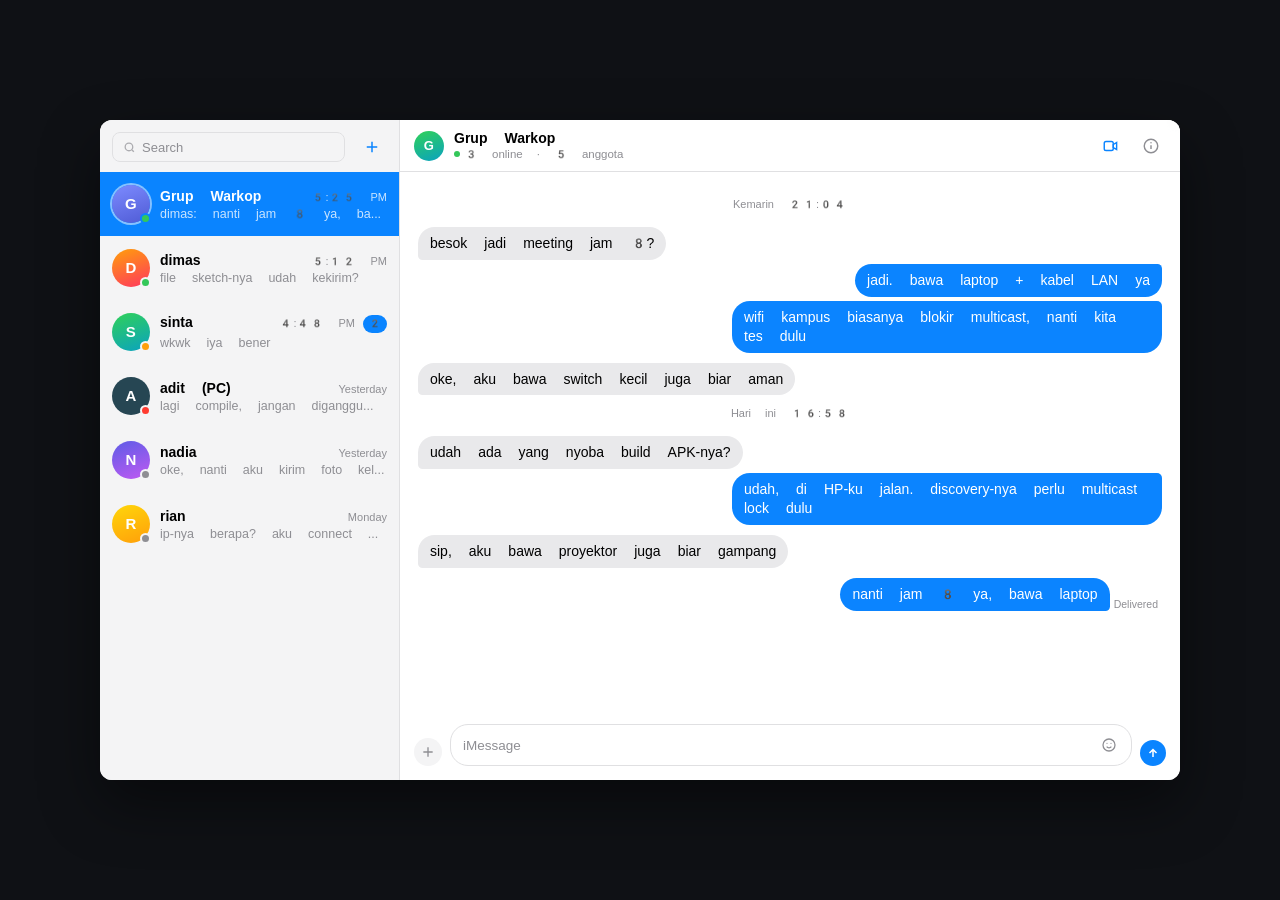
<file: apps/mockup/index.html>
<!doctype html>
<html lang="id">
<head>
<meta charset="utf-8">
<meta name="viewport" content="width=device-width, initial-scale=1">
<title>Dekat — UI mockup</title>
<style>
  :root{
    --bg-window:#fff; --bg-sidebar:#f4f4f5; --bg-header:rgba(255,255,255,.86);
    --bg-bubble-out:#0b84ff; --fg-bubble-out:#fff;
    --bg-bubble-in:#e9e9eb; --fg-bubble-in:#000;
    --text:#000; --text-2:#8e8e93; --border:#e0e0e2; --accent:#0a84ff;
    --hover:#e5e5e7; --input-bg:#f4f4f5;
    --online:#34c759; --idle:#ff9f0a; --dnd:#ff3b30; --offline:#8e8e93;
  }
  [data-theme="dark"]{
    --bg-window:#1e1e1e; --bg-sidebar:#252527; --bg-header:rgba(30,30,30,.86);
    --bg-bubble-in:#3a3a3c; --fg-bubble-in:#fff;
    --text:#f5f5f7; --text-2:#98989d; --border:#3a3a3c;
    --hover:#313134; --input-bg:#2c2c2e;
  }
  *{box-sizing:border-box;margin:0;padding:0}
  html,body{height:100%}
  body{
    font-family:"Inter","SF Pro Text",-apple-system,"Segoe UI",Roboto,"Noto Sans","Noto Color Emoji","Apple Color Emoji",sans-serif;
    background:#0f1115; display:flex; align-items:center; justify-content:center;
    -webkit-font-smoothing:antialiased;
  }
  .app{
    width:1080px; height:660px; display:flex; overflow:hidden;
    border-radius:12px; box-shadow:0 24px 60px rgba(0,0,0,.45);
    background:var(--bg-window); color:var(--text); font-size:14px;
  }

  /* ---------- sidebar ---------- */
  .sidebar{width:300px;flex:0 0 300px;background:var(--bg-sidebar);border-right:1px solid var(--border);
           display:flex;flex-direction:column}
  .sidebar-top{display:flex;align-items:center;gap:12px;padding:12px 12px 8px}
  .search{flex:1;display:flex;align-items:center;gap:6px;height:30px;padding:0 10px;
          background:var(--input-bg);border:1px solid var(--border);border-radius:8px;
          color:var(--text-2);font-size:13px}
  .search svg{width:13px;height:13px;opacity:.7}
  .icon-btn{width:30px;height:30px;border-radius:8px;border:0;background:transparent;color:var(--accent);
            display:grid;place-items:center;cursor:pointer}
  .icon-btn:hover{background:var(--hover)}
  .icon-btn svg{width:18px;height:18px}

  .threads{list-style:none;overflow-y:auto;flex:1;padding:2px 0 8px}
  .thread{display:flex;gap:10px;align-items:center;padding:8px 12px;height:64px;cursor:pointer;position:relative}
  .thread:hover{background:var(--hover)}
  .thread.active,.thread.active:hover{background:var(--accent);color:#fff}
  .thread.active .preview,.thread.active .time{color:rgba(255,255,255,.78)}
  .thread.active .unread{background:#fff;color:var(--accent)}
  .avatar{position:relative;flex:0 0 auto;width:38px;height:38px;border-radius:50%;
          display:grid;place-items:center;font-size:15px;font-weight:600;color:#fff;
          background:linear-gradient(160deg,#7d8bff,#4f5bd5);letter-spacing:.3px}
  .avatar.alt{background:linear-gradient(160deg,#ff9f0a,#ff375f)}
  .avatar.grp{background:linear-gradient(160deg,#30d158,#0aa2c0)}
  .avatar.pic{background:#264653 url('') center/cover}
  .thread.active .avatar{box-shadow:0 0 0 2px rgba(255,255,255,.5)}
  .dot{position:absolute;right:-1px;bottom:-1px;width:11px;height:11px;border-radius:50%;
       border:2px solid var(--bg-sidebar)}
  .thread.active .dot{border-color:var(--accent)}
  .dot.online{background:var(--online)} .dot.idle{background:var(--idle)}
  .dot.dnd{background:var(--dnd)} .dot.offline{background:var(--offline)}
  .tmain{flex:1;min-width:0}
  .trow{display:flex;align-items:baseline;gap:8px}
  .tname{font-size:14px;font-weight:600;flex:1;white-space:nowrap;overflow:hidden;text-overflow:ellipsis}
  .time{font-size:11px;color:var(--text-2);flex:0 0 auto}
  .preview{font-size:12.5px;color:var(--text-2);white-space:nowrap;overflow:hidden;text-overflow:ellipsis;margin-top:2px}
  .unread{margin-left:auto;background:var(--accent);color:#fff;font-size:11px;font-weight:600;
          min-width:18px;height:18px;border-radius:9px;display:grid;place-items:center;padding:0 5px}

  /* ---------- thread panel ---------- */
  .panel{flex:1;display:flex;flex-direction:column;min-width:0;background:var(--bg-window)}
  .panel-head{height:52px;flex:0 0 52px;display:flex;align-items:center;gap:10px;padding:0 14px;
              border-bottom:1px solid var(--border);background:var(--bg-header);backdrop-filter:blur(12px)}
  .panel-head .avatar{width:30px;height:30px;font-size:13px}
  .head-meta{flex:1;min-width:0}
  .head-name{font-size:14px;font-weight:600;line-height:1.2}
  .head-status{font-size:11.5px;color:var(--text-2);display:flex;align-items:center;gap:4px;margin-top:1px}
  .head-status .sq{width:6px;height:6px;border-radius:50%;background:var(--online)}

  .messages{flex:1;overflow-y:auto;padding:16px 18px 10px;display:flex;flex-direction:column;gap:2px}
  .sep{align-self:center;font-size:11px;color:var(--text-2);margin:10px 0 6px}
  .row{display:flex;margin-top:8px}
  .row.me{justify-content:flex-end}
  .row.cont{margin-top:2px}
  .bubble{max-width:min(70%,430px);padding:7px 12px;border-radius:18px;font-size:14px;line-height:1.35;
          word-wrap:break-word;position:relative}
  .row:not(.me) .bubble{background:var(--bg-bubble-in);color:var(--fg-bubble-in);border-bottom-left-radius:5px}
  .row.me .bubble{background:var(--bg-bubble-out);color:var(--fg-bubble-out);border-bottom-right-radius:5px}
  .row.cont:not(.me) .bubble{border-bottom-left-radius:18px;border-top-left-radius:5px}
  .row.cont.me .bubble{border-bottom-right-radius:18px;border-top-right-radius:5px}
  .meta{align-self:flex-end;font-size:10.5px;color:var(--text-2);margin:3px 4px 0}
  .bubble.big-emoji{background:transparent!important;font-size:32px;padding:2px 4px}

  .chatbar{flex:0 0 auto;padding:10px 14px 14px;display:flex;align-items:flex-end;gap:8px}
  .circle{width:28px;height:28px;border-radius:50%;border:0;background:var(--input-bg);color:var(--text-2);
          display:grid;place-items:center;cursor:pointer;flex:0 0 auto}
  .circle svg{width:16px;height:16px}
  .inputwrap{flex:1;display:flex;align-items:center;gap:8px;border:1px solid var(--border);border-radius:18px;
             padding:6px 8px 6px 12px;background:var(--bg-window);min-height:34px}
  .inputwrap .ph{flex:1;color:var(--text-2);font-size:13.5px}
  .send{width:26px;height:26px;border-radius:50%;border:0;background:var(--accent);color:#fff;display:grid;
        place-items:center;cursor:pointer}
  .send svg{width:14px;height:14px}

  /* scrollbar */
  ::-webkit-scrollbar{width:8px} ::-webkit-scrollbar-thumb{background:rgba(142,142,147,.4);border-radius:4px}
</style>
</head>
<body>
<div class="app" id="app" data-theme="light">
  <aside class="sidebar">
    <div class="sidebar-top">
      <div class="search">
        <svg viewBox="0 0 24 24" fill="none" stroke="currentColor" stroke-width="2.4"><circle cx="11" cy="11" r="7"/><path d="M20 20l-3.5-3.5"/></svg>
        Search
      </div>
      <button class="icon-btn" title="Chat baru">
        <svg viewBox="0 0 24 24" fill="none" stroke="currentColor" stroke-width="2"><path d="M12 5v14M5 12h14"/></svg>
      </button>
    </div>
    <ul class="threads">
      <li class="thread active">
        <div class="avatar">G<span class="dot online"></span></div>
        <div class="tmain">
          <div class="trow"><span class="tname">Grup Warkop</span><span class="time">5:25 PM</span></div>
          <div class="preview">dimas: nanti jam 8 ya, bawa laptop</div>
        </div>
      </li>
      <li class="thread">
        <div class="avatar alt">D<span class="dot online"></span></div>
        <div class="tmain">
          <div class="trow"><span class="tname">dimas</span><span class="time">5:12 PM</span></div>
          <div class="preview">file sketch-nya udah kekirim?</div>
        </div>
      </li>
      <li class="thread">
        <div class="avatar grp">S<span class="dot idle"></span></div>
        <div class="tmain">
          <div class="trow"><span class="tname">sinta</span><span class="time">4:48 PM</span><span class="unread">2</span></div>
          <div class="preview">wkwk iya bener</div>
        </div>
      </li>
      <li class="thread">
        <div class="avatar pic">A<span class="dot dnd"></span></div>
        <div class="tmain">
          <div class="trow"><span class="tname">adit (PC)</span><span class="time">Yesterday</span></div>
          <div class="preview">lagi compile, jangan diganggu dulu</div>
        </div>
      </li>
      <li class="thread">
        <div class="avatar alt" style="background:linear-gradient(160deg,#5e5ce6,#bf5af2)">N<span class="dot offline"></span></div>
        <div class="tmain">
          <div class="trow"><span class="tname">nadia</span><span class="time">Yesterday</span></div>
          <div class="preview">oke, nanti aku kirim foto kelompok</div>
        </div>
      </li>
      <li class="thread">
        <div class="avatar" style="background:linear-gradient(160deg,#ffd60a,#ff9f0a)">R<span class="dot offline"></span></div>
        <div class="tmain">
          <div class="trow"><span class="tname">rian</span><span class="time">Monday</span></div>
          <div class="preview">ip-nya berapa? aku connect manual aja</div>
        </div>
      </li>
    </ul>
  </aside>

  <section class="panel">
    <header class="panel-head">
      <div class="avatar grp">G</div>
      <div class="head-meta">
        <div class="head-name">Grup Warkop</div>
        <div class="head-status"><span class="sq"></span> 3 online · 5 anggota</div>
      </div>
      <button class="icon-btn" title="Call">
        <svg viewBox="0 0 24 24" fill="none" stroke="currentColor" stroke-width="1.9"><path d="M15 10l4.5-2.6v9.2L15 14z"/><rect x="3" y="6" width="12" height="12" rx="2.4"/></svg>
      </button>
      <button class="icon-btn" style="color:var(--text-2)" title="Info">
        <svg viewBox="0 0 24 24" fill="none" stroke="currentColor" stroke-width="1.9"><circle cx="12" cy="12" r="9"/><path d="M12 11v5"/><circle cx="12" cy="7.6" r="1" fill="currentColor" stroke="none"/></svg>
      </button>
    </header>

    <div class="messages" id="msgs">
      <div class="sep">Kemarin 21:04</div>

      <div class="row"><div class="bubble">besok jadi meeting jam 8?</div></div>
      <div class="row cont me"><div class="bubble">jadi. bawa laptop + kabel LAN ya</div></div>
      <div class="row cont me"><div class="bubble">wifi kampus biasanya blokir multicast, nanti kita tes dulu</div></div>
      <div class="row"><div class="bubble">oke, aku bawa switch kecil juga biar aman</div></div>

      <div class="sep">Hari ini 16:58</div>

      <div class="row"><div class="bubble">udah ada yang nyoba build APK-nya?</div></div>
      <div class="row cont me"><div class="bubble">udah, di HP-ku jalan. discovery-nya perlu multicast lock dulu</div></div>
      <div class="row"><div class="bubble">sip, aku bawa proyektor juga biar gampang</div></div>
      <div class="row me"><div class="bubble">nanti jam 8 ya, bawa laptop</div><div class="meta">Delivered</div></div>
    </div>

    <footer class="chatbar">
      <button class="circle" title="Lampirkan file">
        <svg viewBox="0 0 24 24" fill="none" stroke="currentColor" stroke-width="2"><path d="M12 5v14M5 12h14"/></svg>
      </button>
      <div class="inputwrap">
        <span class="ph">iMessage</span>
        <button class="circle" style="background:transparent" title="Emoji">
          <svg viewBox="0 0 24 24" fill="none" stroke="currentColor" stroke-width="1.9"><circle cx="12" cy="12" r="9"/><path d="M8.5 14.5c.9 1.2 2.1 1.8 3.5 1.8s2.6-.6 3.5-1.8"/><circle cx="9" cy="9.5" r=".9" fill="currentColor" stroke="none"/><circle cx="15" cy="9.5" r=".9" fill="currentColor" stroke="none"/></svg>
        </button>
      </div>
      <button class="send" title="Kirim">
        <svg viewBox="0 0 24 24" fill="none" stroke="currentColor" stroke-width="2.6"><path d="M12 19V6M6 12l6-6 6 6"/></svg>
      </button>
    </footer>
  </section>
</div>
<script>
  const q = new URLSearchParams(location.search);
  document.getElementById('app').dataset.theme = q.get('theme') === 'dark' ? 'dark' : 'light';
  const m = document.getElementById('msgs'); m.scrollTop = m.scrollHeight;
</script>
</body>
</html>
</file>
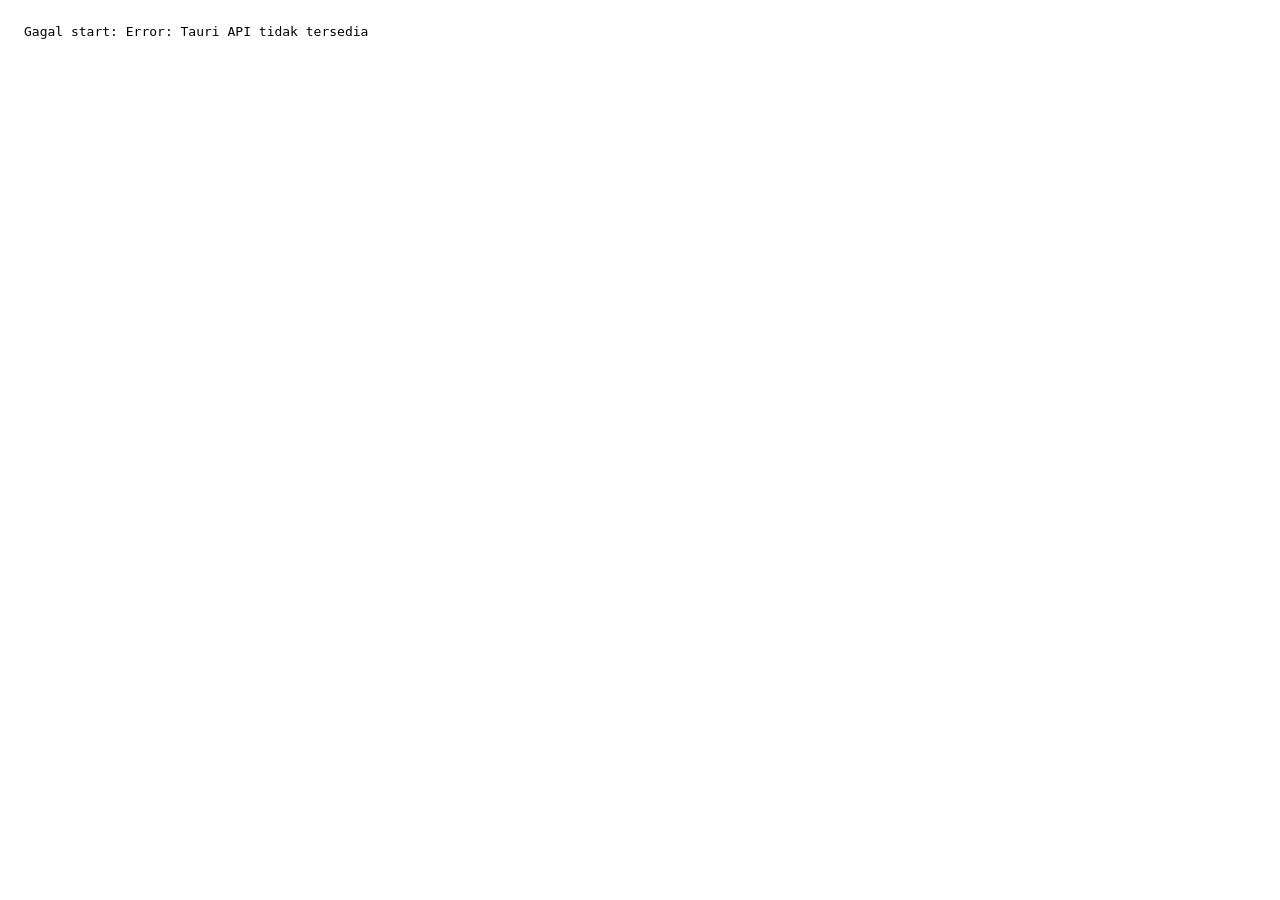
<file: apps/desktop/ui/index.html>
<!doctype html>
<html lang="id">
<head>
<meta charset="utf-8">
<meta name="viewport" content="width=device-width, initial-scale=1">
<title>Dekat</title>
<link rel="stylesheet" href="styles.css">
</head>
<body>
<div class="app" id="app" data-theme="light">

  <aside class="sidebar">
    <div class="me-card">
      <div class="avatar me" id="me-avatar">R<span class="dot online" id="me-dot"></span></div>
      <div class="me-meta">
        <div class="me-name" id="me-name">…</div>
        <button class="status-btn" id="status-btn" title="Ubah status">
          <span class="sq" id="me-status-dot"></span><span id="me-status-text">Online</span>
        </button>
      </div>
      <button class="icon-btn" id="btn-settings" title="Pengaturan">
        <svg viewBox="0 0 24 24" fill="none" stroke="currentColor" stroke-width="1.8"><circle cx="12" cy="12" r="3.2"/><path d="M19.4 15a1.7 1.7 0 00.3 1.9l.1.1a2 2 0 11-2.8 2.8l-.1-.1a1.7 1.7 0 00-1.9-.3 1.7 1.7 0 00-1 1.5V21a2 2 0 11-4 0v-.1A1.7 1.7 0 008 19.4a1.7 1.7 0 00-1.9.3l-.1.1a2 2 0 11-2.8-2.8l.1-.1a1.7 1.7 0 00.3-1.9 1.7 1.7 0 00-1.5-1H2a2 2 0 110-4h.1A1.7 1.7 0 004.6 8a1.7 1.7 0 00-.3-1.9l-.1-.1a2 2 0 112.8-2.8l.1.1a1.7 1.7 0 001.9.3H9a1.7 1.7 0 001-1.5V2a2 2 0 114 0v.1a1.7 1.7 0 001 1.5 1.7 1.7 0 001.9-.3l.1-.1a2 2 0 112.8 2.8l-.1.1a1.7 1.7 0 00-.3 1.9V9a1.7 1.7 0 001.5 1H22a2 2 0 110 4h-.1a1.7 1.7 0 00-1.5 1z"/></svg>
      </button>
    </div>

    <div class="search-row">
      <div class="search">
        <svg viewBox="0 0 24 24" fill="none" stroke="currentColor" stroke-width="2.4"><circle cx="11" cy="11" r="7"/><path d="M20 20l-3.5-3.5"/></svg>
        <input id="search" placeholder="Cari" autocomplete="off">
      </div>
      <button class="icon-btn" id="btn-new" title="Chat / grup baru">
        <svg viewBox="0 0 24 24" fill="none" stroke="currentColor" stroke-width="2"><path d="M12 5v14M5 12h14"/></svg>
      </button>
    </div>

    <div class="list-scroll">
      <div class="section-label">Percakapan</div>
      <ul id="threads" class="threads"></ul>
      <div class="section-label">Di jaringan ini</div>
      <ul id="peer-list" class="threads peers"></ul>
    </div>
  </aside>

  <section class="panel">
    <header class="panel-head" id="panel-head">
      <div class="avatar sm" id="head-avatar">?</div>
      <div class="head-meta">
        <div class="head-name" id="head-name">Pilih percakapan</div>
        <div class="head-status" id="head-status">—</div>
      </div>
      <button class="icon-btn" id="btn-call" title="Panggilan suara">
        <svg viewBox="0 0 24 24" fill="none" stroke="currentColor" stroke-width="1.9"><path d="M15 10l4.5-2.6v9.2L15 14z"/><rect x="3" y="6" width="12" height="12" rx="2.4"/></svg>
      </button>
      <button class="icon-btn" id="btn-info" title="Info thread">
        <svg viewBox="0 0 24 24" fill="none" stroke="currentColor" stroke-width="1.9"><circle cx="12" cy="12" r="9"/><path d="M12 11v5"/><circle cx="12" cy="7.6" r="1" fill="currentColor" stroke="none"/></svg>
      </button>
    </header>

    <div class="messages" id="messages">
      <div class="empty" id="empty">
        <div class="empty-icon">💬</div>
        <div>Pilih percakapan di kiri</div>
        <div class="empty-sub">Semua jalan di jaringan lokal, tanpa internet</div>
      </div>
    </div>

    <footer class="chatbar" id="chatbar">
      <button class="circle" id="btn-attach" title="Lampirkan file (M3)">
        <svg viewBox="0 0 24 24" fill="none" stroke="currentColor" stroke-width="2"><path d="M12 5v14M5 12h14"/></svg>
      </button>
      <div class="inputwrap">
        <textarea id="input" rows="1" placeholder="Pesan ke…" maxlength="4000"></textarea>
        <button class="circle ghost" id="btn-emoji" title="Emoji">
          <svg viewBox="0 0 24 24" fill="none" stroke="currentColor" stroke-width="1.9"><circle cx="12" cy="12" r="9"/><path d="M8.5 14.5c.9 1.2 2.1 1.8 3.5 1.8s2.6-.6 3.5-1.8"/><circle cx="9" cy="9.5" r=".9" fill="currentColor" stroke="none"/><circle cx="15" cy="9.5" r=".9" fill="currentColor" stroke="none"/></svg>
        </button>
      </div>
      <button class="send" id="btn-send" title="Kirim (Enter)">
        <svg viewBox="0 0 24 24" fill="none" stroke="currentColor" stroke-width="2.6"><path d="M12 19V6M6 12l6-6 6 6"/></svg>
      </button>
    </footer>
  </section>
</div>

<div class="emoji-pop" id="emoji-pop" hidden></div>
<div class="menu" id="ctx-menu" hidden></div>
<div class="toasts" id="toasts"></div>

<div class="modal-backdrop" id="modal" hidden>
  <div class="modal" id="modal-box"></div>
</div>

<script src="call.js"></script>
<script src="app.js"></script>
</body>
</html>
</file>
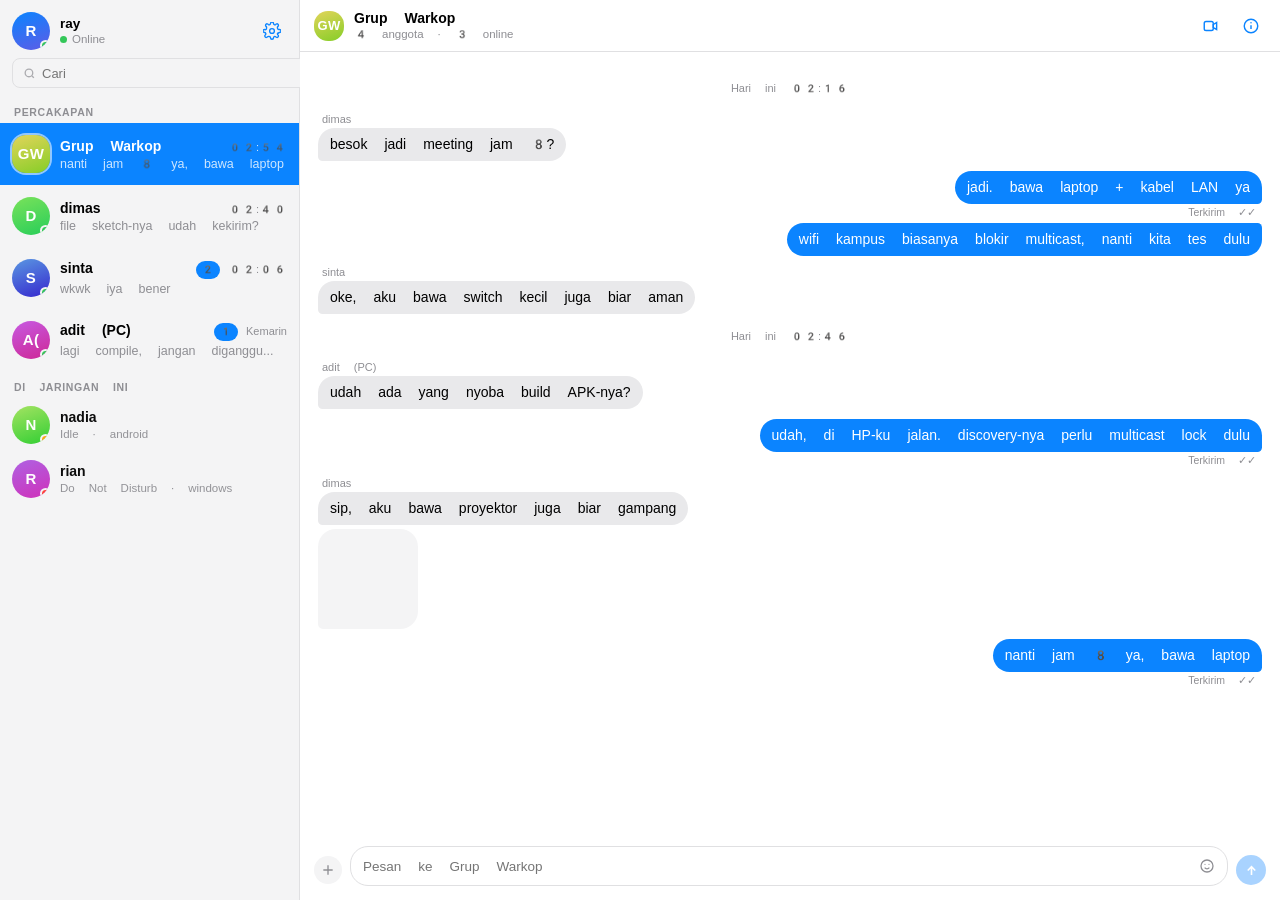
<file: apps/desktop/ui/preview.html>
<!doctype html>
<html lang="id">
<head>
<meta charset="utf-8">
<meta name="viewport" content="width=device-width, initial-scale=1">
<title>Dekat</title>
<link rel="stylesheet" href="styles.css">
</head>
<body>
<div class="app" id="app" data-theme="light">

  <aside class="sidebar">
    <div class="me-card">
      <div class="avatar me" id="me-avatar">R<span class="dot online" id="me-dot"></span></div>
      <div class="me-meta">
        <div class="me-name" id="me-name">…</div>
        <button class="status-btn" id="status-btn" title="Ubah status">
          <span class="sq" id="me-status-dot"></span><span id="me-status-text">Online</span>
        </button>
      </div>
      <button class="icon-btn" id="btn-settings" title="Pengaturan">
        <svg viewBox="0 0 24 24" fill="none" stroke="currentColor" stroke-width="1.8"><circle cx="12" cy="12" r="3.2"/><path d="M19.4 15a1.7 1.7 0 00.3 1.9l.1.1a2 2 0 11-2.8 2.8l-.1-.1a1.7 1.7 0 00-1.9-.3 1.7 1.7 0 00-1 1.5V21a2 2 0 11-4 0v-.1A1.7 1.7 0 008 19.4a1.7 1.7 0 00-1.9.3l-.1.1a2 2 0 11-2.8-2.8l.1-.1a1.7 1.7 0 00.3-1.9 1.7 1.7 0 00-1.5-1H2a2 2 0 110-4h.1A1.7 1.7 0 004.6 8a1.7 1.7 0 00-.3-1.9l-.1-.1a2 2 0 112.8-2.8l.1.1a1.7 1.7 0 001.9.3H9a1.7 1.7 0 001-1.5V2a2 2 0 114 0v.1a1.7 1.7 0 001 1.5 1.7 1.7 0 001.9-.3l.1-.1a2 2 0 112.8 2.8l-.1.1a1.7 1.7 0 00-.3 1.9V9a1.7 1.7 0 001.5 1H22a2 2 0 110 4h-.1a1.7 1.7 0 00-1.5 1z"/></svg>
      </button>
    </div>

    <div class="search-row">
      <div class="search">
        <svg viewBox="0 0 24 24" fill="none" stroke="currentColor" stroke-width="2.4"><circle cx="11" cy="11" r="7"/><path d="M20 20l-3.5-3.5"/></svg>
        <input id="search" placeholder="Cari" autocomplete="off">
      </div>
      <button class="icon-btn" id="btn-new" title="Chat / grup baru">
        <svg viewBox="0 0 24 24" fill="none" stroke="currentColor" stroke-width="2"><path d="M12 5v14M5 12h14"/></svg>
      </button>
    </div>

    <div class="list-scroll">
      <div class="section-label">Percakapan</div>
      <ul id="threads" class="threads"></ul>
      <div class="section-label">Di jaringan ini</div>
      <ul id="peer-list" class="threads peers"></ul>
    </div>
  </aside>

  <section class="panel">
    <header class="panel-head" id="panel-head">
      <div class="avatar sm" id="head-avatar">?</div>
      <div class="head-meta">
        <div class="head-name" id="head-name">Pilih percakapan</div>
        <div class="head-status" id="head-status">—</div>
      </div>
      <button class="icon-btn" id="btn-call" title="Panggilan suara">
        <svg viewBox="0 0 24 24" fill="none" stroke="currentColor" stroke-width="1.9"><path d="M15 10l4.5-2.6v9.2L15 14z"/><rect x="3" y="6" width="12" height="12" rx="2.4"/></svg>
      </button>
      <button class="icon-btn" id="btn-info" title="Info thread">
        <svg viewBox="0 0 24 24" fill="none" stroke="currentColor" stroke-width="1.9"><circle cx="12" cy="12" r="9"/><path d="M12 11v5"/><circle cx="12" cy="7.6" r="1" fill="currentColor" stroke="none"/></svg>
      </button>
    </header>

    <div class="messages" id="messages">
      <div class="empty" id="empty">
        <div class="empty-icon">💬</div>
        <div>Pilih percakapan di kiri</div>
        <div class="empty-sub">Semua jalan di jaringan lokal, tanpa internet</div>
      </div>
    </div>

    <footer class="chatbar" id="chatbar">
      <button class="circle" id="btn-attach" title="Lampirkan file (M3)">
        <svg viewBox="0 0 24 24" fill="none" stroke="currentColor" stroke-width="2"><path d="M12 5v14M5 12h14"/></svg>
      </button>
      <div class="inputwrap">
        <textarea id="input" rows="1" placeholder="Pesan ke…" maxlength="4000"></textarea>
        <button class="circle ghost" id="btn-emoji" title="Emoji">
          <svg viewBox="0 0 24 24" fill="none" stroke="currentColor" stroke-width="1.9"><circle cx="12" cy="12" r="9"/><path d="M8.5 14.5c.9 1.2 2.1 1.8 3.5 1.8s2.6-.6 3.5-1.8"/><circle cx="9" cy="9.5" r=".9" fill="currentColor" stroke="none"/><circle cx="15" cy="9.5" r=".9" fill="currentColor" stroke="none"/></svg>
        </button>
      </div>
      <button class="send" id="btn-send" title="Kirim (Enter)">
        <svg viewBox="0 0 24 24" fill="none" stroke="currentColor" stroke-width="2.6"><path d="M12 19V6M6 12l6-6 6 6"/></svg>
      </button>
    </footer>
  </section>
</div>

<div class="emoji-pop" id="emoji-pop" hidden></div>
<div class="menu" id="ctx-menu" hidden></div>
<div class="toasts" id="toasts"></div>

<div class="modal-backdrop" id="modal" hidden>
  <div class="modal" id="modal-box"></div>
</div>

<script src="call.js"></script>
<script src="mock-tauri.js"></script>
<script src="app.js"></script>
</body>
</html>
</file>
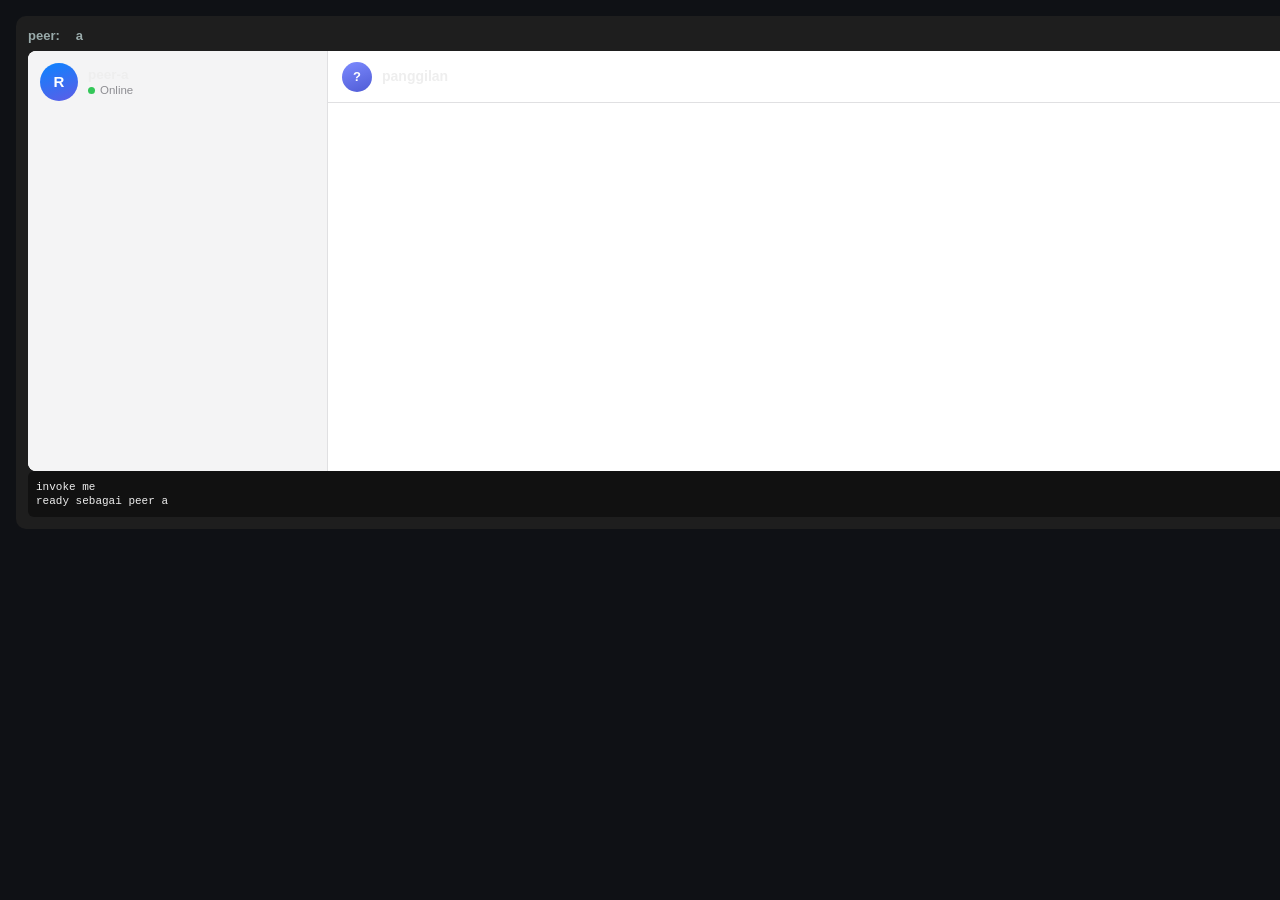
<file: apps/desktop/ui/test-webrtc.html>
<!doctype html>
<html lang="id">
<head>
<meta charset="utf-8">
<title>Dekat — uji WebRTC</title>
<link rel="stylesheet" href="styles.css">
<style>
  body{overflow:auto;padding:16px;background:#0f1115;color:#eee}
  .wrap{display:flex;gap:16px}
  .pane{flex:1;background:#1e1e1e;border-radius:10px;padding:12px}
  h3{font-size:13px;margin-bottom:8px;color:#9aa}
  pre{font-size:11px;white-space:pre-wrap;max-height:200px;overflow:auto;background:#111;padding:8px;border-radius:6px}
  .app{height:420px;position:relative;border-radius:8px;overflow:hidden}
  #log div{margin:2px 0}
  .ok{color:#34c759}.bad{color:#ff453a}
</style>
</head>
<body>
<!--
  Halaman uji: dua tab (dua "peer") melakukan handshake WebRTC sungguhan
  lewat jalur signalling yang sama dengan call.js. Audio memakai osilator
  sintetis karena mesin uji tidak punya mikrofon.
-->
<div class="wrap">
  <div class="pane">
    <h3>peer: <span id="who">?</span></h3>
    <div class="app"><div class="app" id="app" data-theme="light">
      <aside class="sidebar"><div class="me-card"><div class="avatar me">R</div>
        <div class="me-meta"><div class="me-name" id="me-name">?</div>
        <button class="status-btn"><span class="sq"></span>Online</button></div></div></aside>
      <section class="panel"><header class="panel-head"><div class="avatar sm">?</div>
        <div class="head-meta"><div class="head-name">panggilan</div></div></header>
        <div class="messages" id="messages"></div></section>
    </div></div>
    <pre id="log"></pre>
  </div>
</div>

<script>
/* ---------- mock Tauri: relay ke tab lain lewat BroadcastChannel ---------- */
(() => {
  const me = new URLSearchParams(location.search).get("me") || "a";
  const other = me === "a" ? "b" : "a";
  const ch = new BroadcastChannel("dekat-call-test");
  const listeners = {};
  window.__PEER = me;
  window.__OTHER = other;

  const emit = (ev, payload) => (listeners[ev] || []).forEach((cb) => cb({ payload }));

  ch.onmessage = (e) => {
    const m = e.data;
    if (!m || m.to !== me) return;
    emit(m.event, m.payload);
  };

  const relay = (event, payload) => ch.postMessage({ to: other, event, payload });

  window.__TAURI__ = {
    core: {
      invoke: async (cmd, args = {}) => {
        log(`invoke ${cmd}`);
        if (cmd === "call_offer")
          relay("lc://call-incoming", {
            callId: args.callId, from: me, fromName: "peer-" + me, sdp: args.sdp,
          });
        else if (cmd === "call_answer")
          relay(args.accept ? "lc://call-accepted" : "lc://call-rejected", {
            callId: args.callId, from: me, sdp: args.sdp || "", reason: args.reason || "",
          });
        else if (cmd === "call_ice")
          relay("lc://call-ice", {
            callId: args.callId, from: me, candidate: args.candidate,
            sdpMid: args.sdpMid, sdpMlineIndex: args.sdpMlineIndex,
          });
        else if (cmd === "call_end")
          relay("lc://call-ended", { callId: args.callId, from: me, reason: args.reason || "" });
        return null;
      },
    },
    event: {
      listen: async (ev, cb) => {
        (listeners[ev] = listeners[ev] || []).push(cb);
        return () => {};
      },
    },
  };

  // audio sintetis: osilator → MediaStreamDestination (pengganti mikrofon)
  const ctx = new (window.AudioContext || window.webkitAudioContext)();
  window.__ac = ctx;
  // headless: AudioContext mulai "suspended" -> osilator tidak menghasilkan sampel.
  // Klik di mana pun me-resume (butuh user activation).
  document.addEventListener("click", () => ctx.resume(), { once: false });
  addEventListener("load", () => ctx.resume().catch(() => {}));
  navigator.mediaDevices = navigator.mediaDevices || {};
  navigator.mediaDevices.getUserMedia = async () => {
    const osc = ctx.createOscillator();
    const gain = ctx.createGain();
    const dst = ctx.createMediaStreamDestination();
    osc.frequency.value = me === "a" ? 440 : 660;
    gain.gain.value = 0.2;
    await ctx.resume().catch(() => {});
    log("ctx state: " + ctx.state);
    osc.connect(gain).connect(dst);
    osc.start();
    return dst.stream;
  };
})();

function log(msg, cls) {
  const d = document.createElement("div");
  if (cls) d.className = cls;
  d.textContent = msg;
  document.getElementById("log").appendChild(d);
}
</script>
<script src="call.js"></script>
<script>
(async () => {
  document.getElementById("who").textContent = window.__PEER;
  document.getElementById("me-name").textContent = "peer-" + window.__PEER;

  // PENTING: pasang wrapper SEBELUM init(), karena call.js mendaftarkan
  // listener-nya saat init(). Kalau dipasang sesudah, panggilan masuk tidak
  // pernah ditangani dan penelepon menggantung di state "offering".
  if (window.__PEER === "b") {
    const origListen = window.__TAURI__.event.listen;
    window.__TAURI__.event.listen = async (ev, cb) => {
      if (ev === "lc://call-incoming") {
        const wrapped = async (e) => {
          await cb(e);
          setTimeout(() => window.DekatCall.acceptCall(), 250);
        };
        return origListen(ev, wrapped);
      }
      return origListen(ev, cb);
    };
  }

  await window.DekatCall.init();
  window.__READY = true;
  log("ready sebagai peer " + window.__PEER);
})();
</script>
</body>
</html>
</file>
<file: apps/desktop/ui/styles.css>
/* Dekat — tema iMessage. Semua warna lewat CSS variable biar gampang ganti tema. */
:root{
  --bg-window:#fff; --bg-sidebar:#f4f4f5; --bg-header:rgba(255,255,255,.88);
  --bg-bubble-out:#0b84ff; --fg-bubble-out:#fff;
  --bg-bubble-in:#e9e9eb; --fg-bubble-in:#000;
  --text:#000; --text-2:#8e8e93; --border:#e0e0e2; --accent:#0a84ff;
  --hover:#e5e5e7; --input-bg:#f4f4f5; --shadow:0 12px 34px rgba(0,0,0,.16);
  --online:#34c759; --idle:#ff9f0a; --dnd:#ff3b30; --offline:#8e8e93;
  --radius:18px; --scale:1;
}
:root[data-theme="dark"]{
  --bg-window:#1e1e1e; --bg-sidebar:#252527; --bg-header:rgba(30,30,30,.88);
  --bg-bubble-in:#3a3a3c; --fg-bubble-in:#fff;
  --text:#f5f5f7; --text-2:#98989d; --border:#3a3a3c;
  --hover:#313134; --input-bg:#2c2c2e; --shadow:0 12px 34px rgba(0,0,0,.5);
}
*{box-sizing:border-box;margin:0;padding:0}
[hidden]{display:none !important}
html,body{height:100%;overflow:hidden;background:#fff}
[data-theme="dark"]{background:#1e1e1e; color:var(--text)}
[data-theme="dark"] .file-sub,[data-theme="dark"] .head-status,[data-theme="dark"] .preview,
[data-theme="dark"] .time,[data-theme="dark"] .call-state{color:var(--text-2)}
body{
  font-family:"Inter","SF Pro Text",-apple-system,"Segoe UI",Roboto,"Noto Sans","Noto Color Emoji",sans-serif;
  background:var(--bg-window); color:var(--text); font-size:14px;
  -webkit-font-smoothing:antialiased; user-select:none;
}
.app{display:flex;height:100vh;width:100vw;background:var(--bg-window)}

/* ---------------- sidebar ---------------- */
.sidebar{width:300px;flex:0 0 300px;background:var(--bg-sidebar);border-right:1px solid var(--border);
         display:flex;flex-direction:column;min-width:0}
@media (max-width:820px){ .sidebar{flex-basis:250px;width:250px} }

.me-card{display:flex;align-items:center;gap:10px;padding:12px 12px 8px}
.me-meta{flex:1;min-width:0}
.me-name{font-size:13.5px;font-weight:600;white-space:nowrap;overflow:hidden;text-overflow:ellipsis}
.status-btn{display:flex;align-items:center;gap:5px;border:0;background:transparent;color:var(--text-2);
            font-size:11.5px;cursor:pointer;padding:1px 0;font-family:inherit}
.status-btn:hover{color:var(--text)}
.status-btn .sq{width:7px;height:7px;border-radius:50%;background:var(--online)}

.search-row{display:flex;align-items:center;gap:8px;padding:0 12px 8px}
.search{flex:1;display:flex;align-items:center;gap:6px;height:30px;padding:0 10px;background:var(--input-bg);
        border:1px solid var(--border);border-radius:8px;color:var(--text-2)}
.search svg{width:13px;height:13px;flex:0 0 auto;opacity:.7}
.search input{flex:1;border:0;outline:0;background:transparent;color:var(--text);font-size:13px;font-family:inherit;user-select:text}

.icon-btn{width:30px;height:30px;border-radius:8px;border:0;background:transparent;color:var(--accent);
          display:grid;place-items:center;cursor:pointer;flex:0 0 auto}
.icon-btn:hover{background:var(--hover)}
.icon-btn svg{width:18px;height:18px}

.list-scroll{flex:1;overflow-y:auto;overflow-x:hidden;padding-bottom:14px}
.section-label{font-size:10.5px;font-weight:700;letter-spacing:.06em;text-transform:uppercase;
               color:var(--text-2);padding:10px 14px 4px}
.threads{list-style:none}
.thread{display:flex;gap:10px;align-items:center;padding:7px 12px;height:62px;cursor:pointer;position:relative}
.thread:hover{background:var(--hover)}
.thread.active,.thread.active:hover{background:var(--accent);color:#fff}
.thread.active .preview,.thread.active .time,.thread.active .head-status{color:rgba(255,255,255,.8)}
.thread.active .dot{border-color:var(--accent)}
.thread.active .unread{background:#fff;color:var(--accent)}
.peer-row{height:54px;opacity:.95}
.peer-row .preview{font-size:11.5px}

.avatar{position:relative;flex:0 0 auto;width:38px;height:38px;border-radius:50%;display:grid;place-items:center;
        font-size:15px;font-weight:600;color:#fff;background:linear-gradient(160deg,#7d8bff,#4f5bd5);letter-spacing:.3px}
.avatar.sm{width:30px;height:30px;font-size:13px}
.avatar.me{background:linear-gradient(160deg,#0a84ff,#5e5ce6)}
.avatar.grp{border-radius:14px;background:linear-gradient(160deg,#30d158,#0aa2c0)}
.thread.active .avatar{box-shadow:0 0 0 2px rgba(255,255,255,.55)}
.dot{position:absolute;right:-1px;bottom:-1px;width:11px;height:11px;border-radius:50%;border:2px solid var(--bg-sidebar)}
.dot.online{background:var(--online)} .dot.idle{background:var(--idle)}
.dot.dnd{background:var(--dnd)} .dot.offline{background:var(--offline)}
.tmain{flex:1;min-width:0}
.trow{display:flex;align-items:baseline;gap:8px}
.tname{font-size:14px;font-weight:600;flex:1;white-space:nowrap;overflow:hidden;text-overflow:ellipsis}
.thread.has-unread .tname{font-weight:700}
.time{font-size:11px;color:var(--text-2);flex:0 0 auto}
.preview{font-size:12.5px;color:var(--text-2);white-space:nowrap;overflow:hidden;text-overflow:ellipsis;margin-top:2px}
.unread{margin-left:6px;background:var(--accent);color:#fff;font-size:11px;font-weight:600;min-width:18px;height:18px;
        border-radius:9px;display:grid;place-items:center;padding:0 5px;flex:0 0 auto}
.unread.dot-only{width:10px;min-width:10px;height:10px;padding:0;border-radius:50%}
.list-empty{font-size:12px;color:var(--text-2);padding:6px 14px 10px}

/* ---------------- panel ---------------- */
.panel{flex:1;display:flex;flex-direction:column;min-width:0;background:var(--bg-window)}
.panel-head{height:52px;flex:0 0 52px;display:flex;align-items:center;gap:10px;padding:0 14px;
            border-bottom:1px solid var(--border);background:var(--bg-header)}
.head-meta{flex:1;min-width:0}
.head-name{font-size:14px;font-weight:600;line-height:1.2;white-space:nowrap;overflow:hidden;text-overflow:ellipsis}
.head-status{font-size:11.5px;color:var(--text-2);display:flex;align-items:center;gap:5px;margin-top:1px}
.head-status .sq{width:7px;height:7px;border-radius:50%;background:var(--online)}
.head-status.typing{color:var(--accent)}

.messages{flex:1;overflow-y:auto;overflow-x:hidden;padding:16px 18px 8px;display:flex;flex-direction:column;
          gap:2px;font-size:calc(14px * var(--scale));scroll-behavior:smooth}
.empty{margin:auto;text-align:center;color:var(--text-2);font-size:13px;line-height:1.6;user-select:none}
.empty-icon{font-size:34px;margin-bottom:6px;opacity:.8}
.empty-sub{font-size:11.5px;opacity:.8;margin-top:2px}

.sep{align-self:center;font-size:calc(11px * var(--scale));color:var(--text-2);margin:12px 0 6px;
     position:sticky;top:0;background:var(--bg-window);padding:2px 8px;border-radius:8px}
.row{display:flex;margin-top:8px}
/* bubble keluar ditumpuk vertikal: bubble di atas, status "Terkirim" kecil di bawahnya
   (konvensi iMessage), bukan di samping bubble */
.row.me{justify-content:flex-end;flex-direction:column;align-items:flex-end}
.row.cont{margin-top:2px}
.stack{display:flex;flex-direction:column;align-items:flex-start;max-width:72%;min-width:0}
.row.me .stack{align-items:flex-end}
.bubble{max-width:100%;padding:.5em .86em;border-radius:var(--radius);line-height:1.36;
        word-wrap:break-word;white-space:pre-wrap;user-select:text;position:relative;font-size:1em}
.row:not(.me) .bubble{background:var(--bg-bubble-in);color:var(--fg-bubble-in);border-bottom-left-radius:5px}
.row.me .bubble{background:var(--bg-bubble-out);color:var(--fg-bubble-out);border-bottom-right-radius:5px}
.row.cont:not(.me) .bubble{border-top-left-radius:5px;border-bottom-left-radius:var(--radius)}
.row.cont.me .bubble{border-top-right-radius:5px;border-bottom-right-radius:var(--radius)}
.sender{font-size:calc(11px * var(--scale));color:var(--text-2);margin:0 4px 2px}
.meta{font-size:calc(10.5px * var(--scale));color:var(--text-2);margin:2px 6px 0;align-self:flex-end}
.meta .tick{color:var(--text-2)}
.meta .tick.read{color:var(--accent)}

/* ---------------- chat bar ---------------- */
.chatbar{flex:0 0 auto;padding:10px 14px 14px;display:flex;align-items:flex-end;gap:8px}
.chatbar[hidden]{display:none}
.circle{width:28px;height:28px;border-radius:50%;border:0;background:var(--input-bg);color:var(--text-2);
        display:grid;place-items:center;cursor:pointer;flex:0 0 auto;margin-bottom:2px}
.circle:hover{color:var(--text)}
.circle.ghost{background:transparent;margin-bottom:0}
.circle svg{width:16px;height:16px}
.inputwrap{flex:1;display:flex;align-items:flex-end;gap:6px;border:1px solid var(--border);border-radius:18px;
           padding:5px 6px 5px 12px;background:var(--bg-window);min-height:34px}
.inputwrap textarea{flex:1;border:0;outline:0;background:transparent;color:var(--text);
                    font:inherit;font-size:13.5px;resize:none;max-height:110px;line-height:1.4;padding:4px 0;user-select:text}
.send{width:30px;height:30px;border-radius:50%;border:0;background:var(--accent);color:#fff;display:grid;
      place-items:center;cursor:pointer;flex:0 0 auto;opacity:.35;transition:opacity .15s,transform .12s;margin-bottom:1px}
.send.ready{opacity:1}
.send:active{transform:scale(.92)}
.send svg{width:15px;height:15px}

/* ---------------- emoji, menu, toast, modal ---------------- */
.emoji-pop{position:fixed;z-index:40;background:var(--bg-window);border:1px solid var(--border);border-radius:12px;
           box-shadow:var(--shadow);padding:8px;width:340px;display:flex;flex-direction:column;gap:6px}
.emoji-tabs{display:flex;gap:3px;flex-wrap:wrap;border-bottom:1px solid var(--border);padding-bottom:6px}
.emoji-tabs button{border:0;background:transparent;color:var(--text-2);font:inherit;font-size:11px;
                   padding:3px 7px;border-radius:6px;cursor:pointer}
.emoji-tabs button:hover{background:var(--hover);color:var(--text)}
.emoji-tabs button.on{background:var(--accent);color:#fff}
.emoji-grid{display:grid;grid-template-columns:repeat(10,1fr);gap:1px;max-height:220px;overflow-y:auto}
.emoji-grid button{border:0;background:transparent;font-size:18px;cursor:pointer;border-radius:6px;padding:2px;line-height:1.3}
.emoji-grid button:hover{background:var(--hover)}

.menu{position:fixed;z-index:50;background:var(--bg-window);border:1px solid var(--border);border-radius:10px;
      box-shadow:var(--shadow);padding:5px;min-width:190px}
.menu button{display:block;width:100%;text-align:left;border:0;background:transparent;color:var(--text);
             font:inherit;font-size:13px;padding:7px 10px;border-radius:7px;cursor:pointer}
.menu button:hover{background:var(--accent);color:#fff}
.btn.danger{background:#ff3b30;color:#fff;border-color:transparent}
.btn.danger:hover{filter:brightness(1.06)}
.menu button.danger{color:#ff3b30}
.menu button.danger:hover{background:#ff3b30;color:#fff}

.toasts{position:fixed;right:16px;bottom:76px;z-index:60;display:flex;flex-direction:column;gap:8px;align-items:flex-end}
.toast{background:var(--bg-window);border:1px solid var(--border);box-shadow:var(--shadow);border-radius:12px;
       padding:10px 12px;min-width:220px;max-width:320px;display:flex;gap:9px;align-items:flex-start;
       animation:toast-in .16s ease-out}
.toast .t-title{font-size:12.5px;font-weight:600}
.toast .t-body{font-size:12px;color:var(--text-2);margin-top:1px;overflow:hidden;text-overflow:ellipsis;white-space:nowrap}
@keyframes toast-in{from{transform:translateY(6px);opacity:0}to{transform:none;opacity:1}}

.modal-backdrop{position:fixed;inset:0;background:rgba(0,0,0,.35);z-index:70;display:grid;place-items:center}
.modal{background:var(--bg-window);border:1px solid var(--border);border-radius:14px;box-shadow:var(--shadow);
       width:420px;max-width:92vw;max-height:84vh;overflow:auto;padding:16px}
.modal h3{font-size:15px;margin-bottom:12px}
.modal .row-line{display:flex;align-items:center;justify-content:space-between;gap:10px;padding:7px 0;font-size:13px}
.modal select,.modal input[type=text]{background:var(--input-bg);border:1px solid var(--border);color:var(--text);
       border-radius:8px;padding:5px 8px;font:inherit;font-size:13px;outline:0;min-width:130px}
.modal input[type=range]{width:150px;accent-color:var(--accent)}
.swatches{display:flex;gap:7px}
.swatches button{width:22px;height:22px;border-radius:50%;border:2px solid transparent;cursor:pointer}
.swatches button[aria-pressed=true]{border-color:var(--text)}
.modal .actions{display:flex;justify-content:flex-end;gap:8px;margin-top:14px}
.btn{border:1px solid var(--border);background:var(--input-bg);color:var(--text);font:inherit;font-size:13px;
     padding:6px 14px;border-radius:9px;cursor:pointer}
.btn.primary{background:var(--accent);border-color:var(--accent);color:#fff}
.btn:disabled{opacity:.5;cursor:not-allowed}
.pick{display:flex;align-items:center;gap:9px;padding:6px 4px;border-radius:8px;cursor:pointer}
.pick:hover{background:var(--hover)}
.pick input{accent-color:var(--accent)}
.pick .nm{flex:1;font-size:13px}
.hint{font-size:11.5px;color:var(--text-2);margin-top:8px;line-height:1.5}

.messages.drag-over{outline:2px dashed var(--accent);outline-offset:-10px;border-radius:12px}

::-webkit-scrollbar{width:9px} ::-webkit-scrollbar-thumb{background:rgba(142,142,147,.4);border-radius:5px}
::-webkit-scrollbar-track{background:transparent}

/* ---------------- indikator bicara ---------------- */
.call-participants{display:flex;gap:4px;margin-top:4px;flex-wrap:wrap}
.call-p{width:22px;height:22px;border-radius:50%;display:grid;place-items:center;
        font-size:11px;font-weight:600;background:var(--input-bg);color:var(--text-2);
        border:2px solid transparent;transition:border-color .12s,color .12s}
.call-p.speaking{border-color:var(--online);color:var(--text)}
.callbar.someone-speaking{box-shadow:0 0 0 1px var(--online) inset}

/* ---------------- pairing ---------------- */
.pair-qr{display:flex;justify-content:center;background:#fff;padding:10px;border-radius:12px}
.pair-qr svg{width:200px;height:200px;display:block}
.pair-uri{margin-top:8px;font-family:ui-monospace,monospace;font-size:12px;text-align:center;
          color:var(--text-2);word-break:break-all}

/* ---------------- avatar foto & form profil ---------------- */
.avatar{overflow:hidden;position:relative}
.avatar img{width:100%;height:100%;object-fit:cover;display:block;border-radius:inherit}
.avatar.has-photo{background:none !important}
.avatar.big{width:64px;height:64px;font-size:22px;border-radius:18px}
.profile-edit{display:flex;gap:14px;align-items:flex-start;margin:10px 0 4px}
.profile-fields{flex:1;display:flex;flex-direction:column;gap:8px;min-width:0}
.field{display:flex;flex-direction:column;gap:4px;font-size:12px;color:var(--text-2)}
.field input{padding:7px 10px;border-radius:9px;border:1px solid var(--border);
             background:var(--input-bg);color:var(--text);font:inherit;font-size:13px}
.field input:focus{outline:2px solid var(--accent);outline-offset:-1px;border-color:transparent}
.profile-actions{display:flex;gap:6px}
.btn.sm{font-size:12px;padding:5px 10px;border-radius:8px}

/* ---------------- file card ---------------- */
.img-card{max-width:320px;cursor:zoom-in;border-radius:var(--radius);overflow:hidden;
          border-bottom-left-radius:5px;background:var(--input-bg)}
.row.me .img-card{border-bottom-left-radius:var(--radius);border-bottom-right-radius:5px}
.chat-img{display:block;max-width:100%;max-height:340px;width:auto;height:auto;object-fit:cover}
.img-card:hover .chat-img{filter:brightness(.96)}
.img-loading{padding:18px 22px;font-size:12px;color:var(--text-2);text-align:center}
.file-card{display:flex;align-items:center;gap:10px;background:var(--bg-bubble-in);color:var(--fg-bubble-in);
           border-radius:var(--radius);padding:9px 11px;min-width:220px;max-width:320px;cursor:pointer;
           border-bottom-left-radius:5px;transition:filter .12s}
.row.me .file-card{background:var(--bg-bubble-out);color:var(--fg-bubble-out);border-bottom-left-radius:var(--radius);
                   border-bottom-right-radius:5px}
.file-card:hover{filter:brightness(.96)}
.file-icon{width:34px;height:34px;border-radius:9px;display:grid;place-items:center;font-size:17px;
           background:rgba(127,127,127,.18);flex:0 0 auto}
.file-meta{flex:1;min-width:0}
.file-name{font-size:13px;font-weight:600;white-space:nowrap;overflow:hidden;text-overflow:ellipsis}
.file-sub{font-size:11px;opacity:.75;margin-top:1px}
.file-bar{height:3px;border-radius:2px;background:rgba(127,127,127,.25);margin-top:5px;overflow:hidden}
.file-bar-fill{height:100%;width:0;background:currentColor;opacity:.8;transition:width .2s}
.file-open{border:0;background:rgba(127,127,127,.2);color:inherit;font:inherit;font-size:11.5px;
           padding:4px 9px;border-radius:7px;cursor:pointer;flex:0 0 auto}
.file-open:hover{background:rgba(127,127,127,.32)}

/* ---------------- voice call ---------------- */
.callbar{display:flex;align-items:center;gap:11px;padding:9px 14px;margin:0 14px 8px;
         border-radius:14px;background:var(--input-bg);border:1px solid var(--border);
         animation:call-in .16s ease-out}
.callbar[hidden]{display:none}
@keyframes call-in{from{transform:translateY(6px);opacity:0}to{transform:none;opacity:1}}
.call-av{width:34px;height:34px;border-radius:50%;display:grid;place-items:center;color:#fff;
         font-size:14px;font-weight:600;flex:0 0 auto}
.call-meta{flex:1;min-width:0}
.call-name{font-size:13px;font-weight:600;white-space:nowrap;overflow:hidden;text-overflow:ellipsis}
.call-state{font-size:11.5px;color:var(--text-2);margin-top:1px}
.callbar[data-kind="active"] .call-state{color:var(--online)}
.callbar[data-kind="error"] .call-state{color:var(--dnd)}
.callbar[data-kind="calling"] .call-state{color:var(--idle)}
.call-timer{font-size:12.5px;font-variant-numeric:tabular-nums;color:var(--text-2);flex:0 0 auto}
.call-btn{width:32px;height:32px;border-radius:50%;border:0;display:grid;place-items:center;cursor:pointer;
          background:rgba(127,127,127,.18);color:var(--text);flex:0 0 auto;transition:background .12s}
.call-btn svg{width:15px;height:15px}
.call-btn:hover{background:rgba(127,127,127,.3)}
.call-btn.on{background:var(--idle);color:#fff}
.call-btn.end{background:var(--dnd);color:#fff}
.call-btn.ok{background:var(--online);color:#fff;transform:rotate(135deg)}

.call-pop{position:fixed;right:16px;top:16px;z-index:65;display:flex;align-items:center;gap:10px;
          background:var(--bg-window);border:1px solid var(--border);border-radius:14px;
          box-shadow:var(--shadow);padding:11px 13px;min-width:290px;animation:call-in .18s ease-out}
.call-pop-av{width:38px;height:38px;border-radius:50%;display:grid;place-items:center;color:#fff;
             font-weight:600;background:linear-gradient(160deg,#0a84ff,#5e5ce6);flex:0 0 auto}
.call-pop-meta{flex:1;min-width:0}
.call-pop-name{font-size:13.5px;font-weight:600}
.call-pop-sub{font-size:11.5px;color:var(--text-2);margin-top:1px}
</file>
